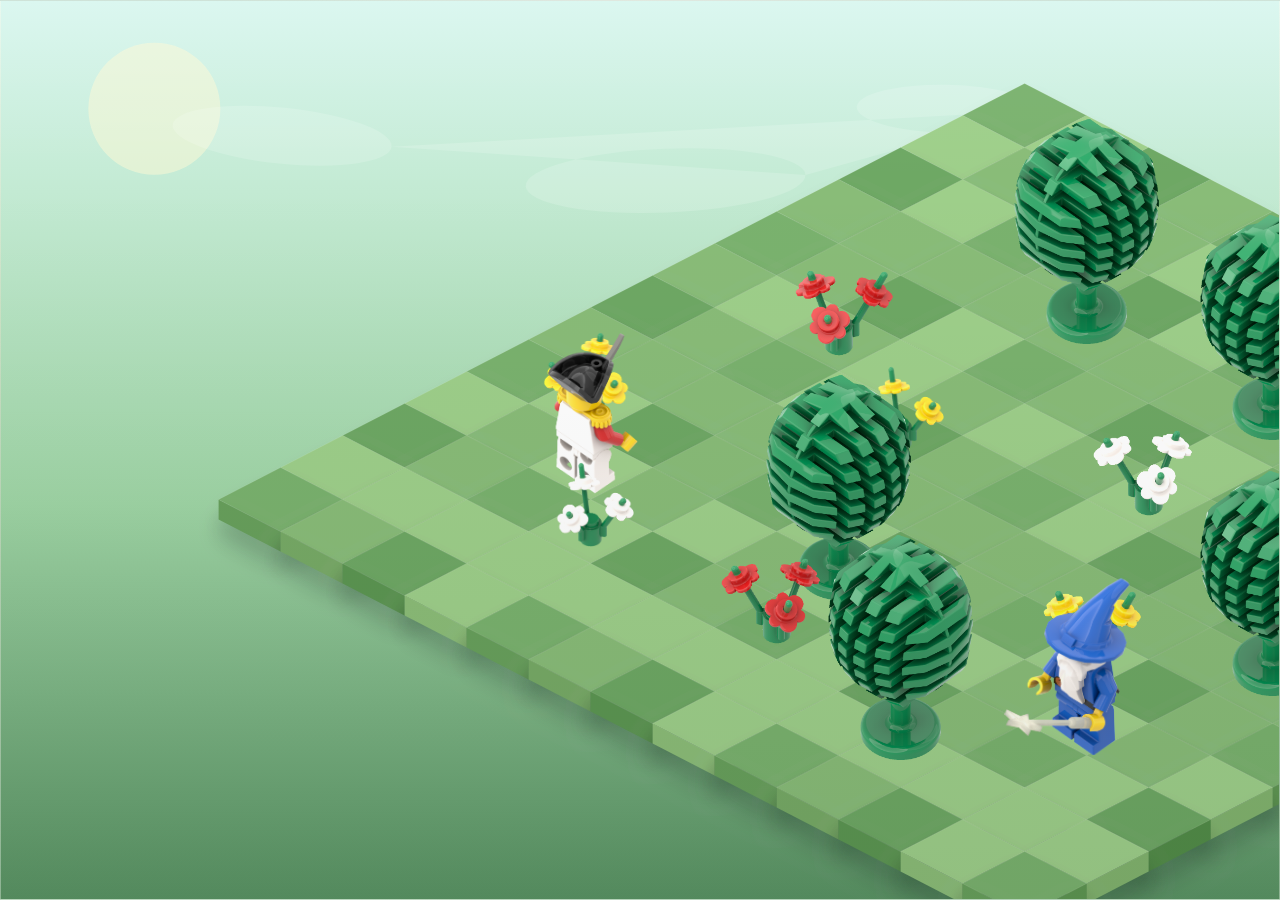
<file: index.html>
<!DOCTYPE html>
<html lang="en">
<head>
  <meta charset="UTF-8">
  <meta name="viewport" content="width=device-width, initial-scale=1.0">
  <title>Weliwel & Majisto Isometric Walk</title>
  <style>
    :root {
      color-scheme: dark;
      --bg-top: #dff6ea;
      --bg-bottom: #8bb890;
      --canvas-edge: rgba(255, 255, 255, 0.12);
      --page-font: "Trebuchet MS", "Aptos", "Segoe UI", sans-serif;
    }

    * {
      box-sizing: border-box;
    }

    html,
    body {
      margin: 0;
      min-height: 100%;
      font-family: var(--page-font);
      background:
        radial-gradient(circle at top, rgba(250, 255, 245, 0.88), rgba(255, 255, 255, 0) 38%),
        linear-gradient(180deg, var(--bg-top) 0%, #bedbb4 34%, var(--bg-bottom) 100%);
      overflow: hidden;
    }

    body {
      overscroll-behavior: none;
    }

    .app-shell {
      width: 100vw;
      height: 100vh;
      height: 100dvh;
      opacity: 0;
      transform: translateY(12px);
      animation: settle 560ms ease forwards;
    }

    .scene-shell {
      position: relative;
      width: 100%;
      height: 100%;
      overflow: hidden;
      isolation: isolate;
      touch-action: none;
      user-select: none;
      -webkit-user-select: none;
      background:
        radial-gradient(circle at 20% 20%, rgba(255, 255, 255, 0.18), rgba(255, 255, 255, 0) 30%),
        linear-gradient(180deg, rgba(244, 252, 244, 0.3), rgba(29, 59, 42, 0.12));
      border: 1px solid var(--canvas-edge);
    }

    .scene-shell::after {
      content: "";
      position: absolute;
      inset: 0;
      pointer-events: none;
      background: linear-gradient(180deg, rgba(255, 255, 255, 0.06), rgba(255, 255, 255, 0) 20%, rgba(5, 13, 9, 0.08) 100%);
    }

    #scene {
      width: 100%;
      height: 100%;
      display: block;
    }

    .touch-overlay {
      position: absolute;
      inset: 0;
      pointer-events: none;
    }

    .touch-corner,
    .touch-center {
      position: absolute;
      border-radius: 999px;
      opacity: 0;
      transition: opacity 120ms ease, transform 120ms ease, box-shadow 120ms ease;
    }

    .touch-corner {
      width: min(28vw, 28vh);
      height: min(28vw, 28vh);
      background: radial-gradient(circle at center, rgba(255, 255, 255, 0.16), rgba(255, 255, 255, 0.05) 50%, rgba(255, 255, 255, 0) 72%);
    }

    .touch-corner.top-left {
      top: max(16px, env(safe-area-inset-top));
      left: max(16px, env(safe-area-inset-left));
    }

    .touch-corner.top-right {
      top: max(16px, env(safe-area-inset-top));
      right: max(16px, env(safe-area-inset-right));
    }

    .touch-corner.bottom-right {
      right: max(16px, env(safe-area-inset-right));
      bottom: max(16px, env(safe-area-inset-bottom));
    }

    .touch-corner.bottom-left {
      bottom: max(16px, env(safe-area-inset-bottom));
      left: max(16px, env(safe-area-inset-left));
    }

    .touch-center {
      top: 50%;
      left: 50%;
      width: min(30vw, 30vh);
      height: min(30vw, 30vh);
      transform: translate(-50%, -50%);
      border: 1px solid rgba(255, 255, 255, 0.18);
      background: radial-gradient(circle at center, rgba(255, 255, 255, 0.12), rgba(255, 255, 255, 0.04) 56%, rgba(255, 255, 255, 0) 72%);
    }

    @media (pointer: coarse) {
      .touch-corner,
      .touch-center {
        opacity: 0.16;
      }
    }

    .scene-shell.is-zone-top-left .touch-corner.top-left,
    .scene-shell.is-zone-top-right .touch-corner.top-right,
    .scene-shell.is-zone-bottom-right .touch-corner.bottom-right,
    .scene-shell.is-zone-bottom-left .touch-corner.bottom-left,
    .scene-shell.is-zone-center .touch-center {
      opacity: 0.36;
      box-shadow: inset 0 0 0 1px rgba(255, 255, 255, 0.16);
    }

    .scene-shell.is-zone-center .touch-center {
      transform: translate(-50%, -50%) scale(1.04);
    }

    @media (max-width: 640px) {
      .touch-corner {
        width: min(36vw, 36vh);
        height: min(36vw, 36vh);
      }

      .touch-center {
        width: min(38vw, 38vh);
        height: min(38vw, 38vh);
      }
    }

    @keyframes settle {
      to {
        opacity: 1;
        transform: translateY(0);
      }
    }
  </style>
</head>
<body>
  <main class="app-shell">
    <section class="scene-shell" id="sceneShell">
      <canvas
        id="scene"
        aria-label="Isometric Weliwel and Majisto walking scene. Use arrow keys, or tap the top-left, top-right, bottom-right, and bottom-left corners to move Weliwel. Tap the middle to trigger Weliwel's idle animation."
      ></canvas>
      <div class="touch-overlay" aria-hidden="true">
        <div class="touch-corner top-left"></div>
        <div class="touch-corner top-right"></div>
        <div class="touch-corner bottom-right"></div>
        <div class="touch-corner bottom-left"></div>
        <div class="touch-center"></div>
      </div>
    </section>
  </main>
  <script>
    (() => {
      const sceneShell = document.getElementById("sceneShell");
      const canvas = document.getElementById("scene");
      const ctx = canvas.getContext("2d");

      const scene = {
        width: 0,
        height: 0,
        dpr: window.devicePixelRatio || 1,
      };

      const grid = {
        width: 13,
        height: 13,
        tileWidth: 124,
        tileHeight: 64,
        tileDepth: 20,
      };

      const directions = {
        ArrowUp: { dx: 0, dy: -1, sprite: "ur", label: "Upper-right" },
        ArrowRight: { dx: 1, dy: 0, sprite: "lr", label: "Lower-right" },
        ArrowDown: { dx: 0, dy: 1, sprite: "ll", label: "Lower-left" },
        ArrowLeft: { dx: -1, dy: 0, sprite: "ul", label: "Upper-left" },
      };

      const idleSequence = ["Idle_1", "Idle_2", "Idle_3"];
      const idleCycleSequence = ["Idle_1", "Idle_2", "Idle_3", "Idle_2"];
      const walkingSequence = [
        "Idle_1",
        "Walking_1",
        "Walking_2",
        "Walking_3",
        "Idle_1",
        "Walking_4",
        "Walking_5",
        "Walking_6",
      ];

      const directionOrder = ["ArrowUp", "ArrowRight", "ArrowDown", "ArrowLeft"];
      const pressedControls = new Map();
      const pressedAt = new Map();
      const touchSource = "touch";
      const touchZoneClassNames = ["is-zone-top-left", "is-zone-top-right", "is-zone-bottom-right", "is-zone-bottom-left", "is-zone-center"];
      const touchZoneToDirectionKey = {
        "top-left": "ArrowLeft",
        "top-right": "ArrowUp",
        "bottom-right": "ArrowRight",
        "bottom-left": "ArrowDown",
      };
      const touchLayout = {
        cornerWidthRatio: 0.28,
        cornerHeightRatio: 0.28,
        centerRadiusRatio: 0.18,
        tapSlop: 18,
      };
      const activeTouchGesture = {
        pointerId: null,
        zone: null,
        key: null,
        mode: null,
        startX: 0,
        startY: 0,
      };

      const assets = {
        player: {},
        majisto: {},
        tree: {},
        flowers: {},
      };

      const debug = {
        showMarkers: false,
      };

      const trimConfig = {
        alphaThreshold: 1,
        paddingX: 20,
        paddingTop: 24,
        paddingBottom: 32,
        extraPaddingByType: {
          player: { x: 16, top: 28, bottom: 24 },
          tree: { x: 8, top: 6, bottom: 14 },
          flower: { x: 14, top: 12, bottom: 52 },
        },
        pivotYFactorByType: {
          player: 0.88,
          tree: 0.84,
          flower: 0.93,
        },
        pivotXFactorByType: {
          player: 0.5,
          tree: 0.5,
          flower: 0.5,
        },
        renderOffsetYByType: {
          player: 0,
          tree: 30,
          flower: 0,
        },
        matteAlphaCutoffByType: {
          default: 170,
          flower: 18,
        },
        matteRgbCutoff: 30,
      };

      const fallbackBounds = {
        player: { x: 220, y: 80, width: 640, height: 770, typeName: "player" },
        tree: { x: 190, y: 50, width: 700, height: 910, typeName: "tree" },
        flower: { x: 250, y: 250, width: 580, height: 520, typeName: "flower" },
      };

      const flowerSourceByDirection = {
        ur: { x: 370, y: 350, width: 381, height: 411 },
        ul: { x: 253, y: 438, width: 361, height: 371 },
        lr: { x: 466, y: 490, width: 361, height: 319 },
        ll: { x: 337, y: 552, width: 365, height: 319 },
      };

      const flowerPivotByDirection = {
        ur: { x: 539.39, y: 719.78 },
        ul: { x: 451.54, y: 781.97 },
        lr: { x: 627.52, y: 781.88 },
        ll: { x: 539.8, y: 844.04 },
      };

      const playerSourceByDirection = {
        ur: { x: 300, y: 0, width: 561, height: 816 },
        ul: { x: 35, y: 110, width: 745, height: 706 },
        lr: { x: 300, y: 150, width: 745, height: 725 },
        ll: { x: 219, y: 150, width: 561, height: 763 },
      };

      const playerPivotByDirection = {
        // Manual midpoint between both feet per direction (from idle reference poses).
        ur: { x: 605.56, y: 700.53 },
        ul: { x: 472.49, y: 700.51 },
        lr: { x: 563.4, y: 765.1 },
        ll: { x: 526.65, y: 773.58 },
      };

      const playerReferenceHeightByDirection = {
        ur: 792,
        ul: 663,
        lr: 686,
        ll: 724,
      };

      const majistoSourceByDirection = {
        // Union bounds across Majisto Idle_1/Idle_2/Idle_3 per direction (prevents idle frame clipping).
        ur: { x: 275, y: 0, width: 635, height: 788 },
        ul: { x: 13, y: 69, width: 792, height: 719 },
        lr: { x: 275, y: 109, width: 792, height: 741 },
        ll: { x: 170, y: 109, width: 635, height: 741 },
      };

      const majistoPivotByDirection = {
        // Manual center between both feet per direction (from Majisto idle reference poses).
        ur: { x: 640.1, y: 696.7 },
        ul: { x: 472.0, y: 697.0 },
        lr: { x: 557.5, y: 756.6 },
        ll: { x: 508.5, y: 766.1 },
      };

      const majistoReferenceHeightByDirection = {
        ur: 788,
        ul: 719,
        lr: 741,
        ll: 741,
      };

      const characterRenderProfiles = {
        player: {
          sourceByDirection: playerSourceByDirection,
          pivotByDirection: playerPivotByDirection,
          referenceHeightByDirection: playerReferenceHeightByDirection,
        },
        majisto: {
          sourceByDirection: majistoSourceByDirection,
          pivotByDirection: majistoPivotByDirection,
          referenceHeightByDirection: majistoReferenceHeightByDirection,
        },
      };

      const camera = {
        x: 0,
        y: 0,
      };

      const worldObjects = [
        { kind: "tree", label: "Mint tree", x: 3, y: 2, direction: "ur", solid: true, scale: 1.28, shadow: 0.92 },
        { kind: "tree", label: "Mint tree", x: 6, y: 2, direction: "ul", solid: true, scale: 1.28, shadow: 0.92 },
        { kind: "tree", label: "Mint tree", x: 9, y: 3, direction: "ll", solid: true, scale: 1.28, shadow: 0.92 },
        { kind: "tree", label: "Mint tree", x: 10, y: 6, direction: "lr", solid: true, scale: 1.28, shadow: 0.92 },
        { kind: "tree", label: "Mint tree", x: 5, y: 8, direction: "ur", solid: true, scale: 1.28, shadow: 0.92 },
        { kind: "tree", label: "Mint tree", x: 8, y: 10, direction: "ul", solid: true, scale: 1.28, shadow: 0.92 },
        { kind: "flower", flower: "redflower", label: "Red flowers", x: 2, y: 5, direction: "lr", solid: true, scale: 0.86, shadow: 0.56 },
        { kind: "flower", flower: "yellowflower", label: "Yellow flowers", x: 4, y: 6, direction: "ur", solid: true, scale: 0.86, shadow: 0.56 },
        { kind: "flower", flower: "whiteflower", label: "White flowers", x: 7, y: 5, direction: "ll", solid: true, scale: 0.86, shadow: 0.56 },
        { kind: "flower", flower: "redflower", label: "Red flowers", x: 11, y: 4, direction: "ul", solid: true, scale: 0.86, shadow: 0.56 },
        { kind: "flower", flower: "yellowflower", label: "Yellow flowers", x: 9, y: 8, direction: "lr", solid: true, scale: 0.86, shadow: 0.56 },
        { kind: "flower", flower: "whiteflower", label: "White flowers", x: 3, y: 10, direction: "ur", solid: true, scale: 0.86, shadow: 0.56 },
        { kind: "flower", flower: "redflower", label: "Red flowers", x: 6, y: 10, direction: "ll", solid: true, scale: 0.86, shadow: 0.56 },
        { kind: "flower", flower: "yellowflower", label: "Yellow flowers", x: 1, y: 8, direction: "ul", solid: true, scale: 0.86, shadow: 0.56 },
      ];

      const occupancy = new Map(worldObjects.map((object) => [tileKey(object.x, object.y), object]));

      const terrainPalette = ["#7ab26e", "#89bc78", "#6ea864", "#9ecf8a"];
      const tileTone = Array.from({ length: grid.height }, (_, y) =>
        Array.from({ length: grid.width }, (_, x) => terrainPalette[Math.abs(hashTile(x, y)) % terrainPalette.length])
      );

      function createCharacterState(x, y, direction) {
        return {
          x,
          y,
          renderX: x,
          renderY: y,
          fromX: x,
          fromY: y,
          toX: x,
          toY: y,
          moving: false,
          moveStartedAt: 0,
          moveDuration: 200,
          direction,
          animation: "idle",
          frameIndex: 0,
          frameTimer: 0,
          idleFrame: "Idle_1",
          idleCycleActive: false,
          idleCycleIndex: 0,
          idleCycleRunId: 0,
          nextIdleCycleAt: Number.POSITIVE_INFINITY,
          blockedUntil: 0,
        };
      }

      const player = createCharacterState(2, 9, "ur");
      const majisto = {
        ...createCharacterState(10, 9, "ll"),
        aiDirectionKey: null,
        aiDecisionAt: 0,
        aiWalkUntil: 0,
        lastRespondedPlayerIdleRunId: 0,
      };

      let isLoaded = false;
      let pendingIdleCycle = false;
      let previousFrameTime = 0;

      function hashTile(x, y) {
        return (x * 92837111) ^ (y * 689287499) ^ (x * y * 97);
      }

      function tileKey(x, y) {
        return `${x},${y}`;
      }

      function easeInOutSine(value) {
        return -(Math.cos(Math.PI * value) - 1) / 2;
      }

      function clamp(value, min, max) {
        return Math.max(min, Math.min(max, value));
      }

      function randomBetween(min, max) {
        return min + Math.random() * (max - min);
      }

      function scheduleNextIdleCycle(character, now) {
        const wait = 9000 + Math.random() * 21000;
        character.nextIdleCycleAt = now + wait;
      }

      function pickRandomDirection(excludedDirectionKey = null) {
        const pool = excludedDirectionKey
          ? directionOrder.filter((key) => key !== excludedDirectionKey)
          : [...directionOrder];
        return pool[Math.floor(Math.random() * pool.length)];
      }

      function startCharacterIdleCycle(character, now) {
        if (character.animation !== "idle") {
          setCharacterAnimation(character, "idle", now);
        }
        character.idleCycleActive = true;
        character.idleCycleIndex = 0;
        character.frameTimer = 0;
        character.idleFrame = idleCycleSequence[0];
        character.idleCycleRunId += 1;
      }

      function areCharactersAdjacent(left, right) {
        return Math.abs(left.x - right.x) + Math.abs(left.y - right.y) === 1;
      }

      function getDirectionKeyToward(from, to) {
        const deltaX = to.x - from.x;
        const deltaY = to.y - from.y;
        return directionOrder.find((directionKey) => {
          const direction = directions[directionKey];
          return direction.dx === deltaX && direction.dy === deltaY;
        }) || null;
      }

      function toggleMarkerVisibility() {
        debug.showMarkers = !debug.showMarkers;
        render();
      }

      function triggerIdleCycle(now) {
        if (player.moving) {
          pendingIdleCycle = true;
          return false;
        }
        pendingIdleCycle = false;
        setAnimation("idle", now);
        startCharacterIdleCycle(player, now);
        return true;
      }

      function resizeCanvas() {
        const bounds = canvas.getBoundingClientRect();
        scene.width = bounds.width;
        scene.height = bounds.height;
        scene.dpr = window.devicePixelRatio || 1;
        canvas.width = Math.round(bounds.width * scene.dpr);
        canvas.height = Math.round(bounds.height * scene.dpr);
        ctx.setTransform(scene.dpr, 0, 0, scene.dpr, 0, 0);
        ctx.imageSmoothingEnabled = true;
      }

      function activateControl(key, source) {
        const sources = pressedControls.get(key) || new Set();
        sources.add(source);
        pressedControls.set(key, sources);
        pressedAt.set(key, performance.now());
      }

      function deactivateControl(key, source) {
        const sources = pressedControls.get(key);
        if (!sources) {
          return;
        }
        sources.delete(source);
        if (!sources.size) {
          pressedControls.delete(key);
        }
      }

      function isPressed(key) {
        return pressedControls.has(key);
      }

      function getActiveDirectionKey() {
        let bestKey = null;
        let bestTime = -Infinity;
        for (const key of directionOrder) {
          if (isPressed(key) && (pressedAt.get(key) || 0) >= bestTime) {
            bestKey = key;
            bestTime = pressedAt.get(key) || 0;
          }
        }
        return bestKey;
      }

      function setActiveTouchZone(zone) {
        sceneShell.classList.remove(...touchZoneClassNames);
        if (zone) {
          sceneShell.classList.add(`is-zone-${zone}`);
        }
      }

      function clearTouchGesture(releaseControl = true) {
        if (releaseControl && activeTouchGesture.key) {
          deactivateControl(activeTouchGesture.key, touchSource);
        }
        activeTouchGesture.pointerId = null;
        activeTouchGesture.zone = null;
        activeTouchGesture.key = null;
        activeTouchGesture.mode = null;
        activeTouchGesture.startX = 0;
        activeTouchGesture.startY = 0;
        setActiveTouchZone(null);
      }

      function getTouchZone(clientX, clientY) {
        const bounds = sceneShell.getBoundingClientRect();
        const localX = clientX - bounds.left;
        const localY = clientY - bounds.top;
        if (localX < 0 || localY < 0 || localX > bounds.width || localY > bounds.height) {
          return null;
        }

        const cornerWidth = bounds.width * touchLayout.cornerWidthRatio;
        const cornerHeight = bounds.height * touchLayout.cornerHeightRatio;
        const centerDistance = Math.hypot(localX - bounds.width * 0.5, localY - bounds.height * 0.5);
        if (centerDistance <= Math.min(bounds.width, bounds.height) * touchLayout.centerRadiusRatio) {
          return "center";
        }
        if (localX <= cornerWidth && localY <= cornerHeight) {
          return "top-left";
        }
        if (localX >= bounds.width - cornerWidth && localY <= cornerHeight) {
          return "top-right";
        }
        if (localX >= bounds.width - cornerWidth && localY >= bounds.height - cornerHeight) {
          return "bottom-right";
        }
        if (localX <= cornerWidth && localY >= bounds.height - cornerHeight) {
          return "bottom-left";
        }
        return null;
      }

      function startTouchMove(directionKey, now) {
        activateControl(directionKey, touchSource);
        if (!player.moving) {
          tryStartMove(directionKey, now);
        }
      }

      function projectMap(gridX, gridY) {
        const mapX = (gridX - gridY) * grid.tileWidth * 0.5;
        const mapY = (gridX + gridY) * grid.tileHeight * 0.5;
        return { x: mapX, y: mapY };
      }

      function screenProject(gridX, gridY) {
        const position = projectMap(gridX, gridY);
        return {
          x: position.x + scene.width * 0.5 + camera.x,
          y: position.y + scene.height * 0.28 + camera.y,
        };
      }

      function worldSortValue(entity) {
        const characterDepthBias = entity.kind === "player" || entity.kind === "majisto" ? 0.06 : 0.02;
        return entity.y + entity.x + characterDepthBias;
      }

      function makeManifest() {
        const manifest = [];
        const directionsList = ["ur", "ul", "lr", "ll"];
        const playerFrames = Array.from(new Set([...idleSequence, ...walkingSequence]));
        const characters = [
          { kind: "player", prefix: "Weliwel" },
          { kind: "majisto", prefix: "Majisto" },
        ];

        for (const direction of directionsList) {
          for (const character of characters) {
            for (const frame of playerFrames) {
              manifest.push({
                kind: character.kind,
                direction,
                frame,
                type: "player",
                src: `Weliwel_Sprites/${character.prefix}_${frame}_${direction}.png`,
              });
            }
          }

          manifest.push({
            kind: "tree",
            direction,
            type: "tree",
            src: `Weliwel_Sprites/tree_${direction}.png`,
          });

          for (const flower of ["redflower", "whiteflower", "yellowflower"]) {
            manifest.push({
              kind: "flower",
              flower,
              direction,
              type: "flower",
              src: `Weliwel_Sprites/${flower}_${direction}.png`,
            });
          }
        }

        return manifest;
      }

      function isMatteCandidate(alpha, r, g, b, typeName = "default") {
        const alphaCutoff = trimConfig.matteAlphaCutoffByType[typeName] ?? trimConfig.matteAlphaCutoffByType.default;
        return (
          alpha < alphaCutoff &&
          r <= trimConfig.matteRgbCutoff &&
          g <= trimConfig.matteRgbCutoff &&
          b <= trimConfig.matteRgbCutoff
        );
      }

      function computeSpriteMetrics(image, fallback) {
        try {
          const typeName = fallback.typeName || "default";
          const probe = document.createElement("canvas");
          probe.width = image.naturalWidth;
          probe.height = image.naturalHeight;
          const probeCtx = probe.getContext("2d", { willReadFrequently: true });
          probeCtx.drawImage(image, 0, 0);
          const pixels = probeCtx.getImageData(0, 0, probe.width, probe.height).data;
          let minX = probe.width;
          let minY = probe.height;
          let maxX = 0;
          let maxY = 0;
          let found = false;

          for (let y = 0; y < probe.height; y += 1) {
            for (let x = 0; x < probe.width; x += 1) {
              const index = (y * probe.width + x) * 4;
              const r = pixels[index];
              const g = pixels[index + 1];
              const b = pixels[index + 2];
              const alpha = pixels[index + 3];
              const isRenderable = alpha >= trimConfig.alphaThreshold && !isMatteCandidate(alpha, r, g, b, typeName);
              if (isRenderable) {
                found = true;
                if (x < minX) minX = x;
                if (y < minY) minY = y;
                if (x > maxX) maxX = x;
                if (y > maxY) maxY = y;
              }
            }
          }

          if (!found) {
            return {
              bounds: fallback,
              pivot: {
                x: fallback.x + fallback.width * 0.5,
                y: fallback.y + fallback.height,
              },
              referenceHeight: fallback.height,
            };
          }

          const rawMinY = minY;
          const rawMinX = minX;
          const rawMaxX = maxX;
          const rawMaxY = maxY;
          const rawBounds = {
            x: rawMinX,
            y: rawMinY,
            width: rawMaxX - rawMinX + 1,
            height: rawMaxY - rawMinY + 1,
          };

          const extra = trimConfig.extraPaddingByType[typeName] || { x: 0, top: 0, bottom: 0 };
          minX = Math.max(0, minX - trimConfig.paddingX - extra.x);
          minY = Math.max(0, minY - trimConfig.paddingTop - extra.top);
          maxX = Math.min(probe.width - 1, maxX + trimConfig.paddingX + extra.x);
          maxY = Math.min(probe.height - 1, maxY + trimConfig.paddingBottom + extra.bottom);

          const bounds = {
            x: minX,
            y: minY,
            width: maxX - minX + 1,
            height: maxY - minY + 1,
          };

          let pivotX = bounds.x + bounds.width * (trimConfig.pivotXFactorByType[typeName] ?? 0.5);
          let pivotY = bounds.y + bounds.height * (trimConfig.pivotYFactorByType[typeName] ?? 0.9);
          let referenceHeight = bounds.height;

          if (typeName === "flower") {
            // Guarantee full flower rendering: use the entire source image as draw bounds.
            bounds.x = 0;
            bounds.y = 0;
            bounds.width = probe.width;
            bounds.height = probe.height;
            referenceHeight = rawBounds.height;

            // Anchor flowers from the lowest visible base pixels.
            const searchStartY = Math.max(rawMinY, rawMaxY - 20);
            let sumX = 0;
            let sumY = 0;
            let count = 0;
            for (let y = searchStartY; y <= rawMaxY; y += 1) {
              for (let x = rawMinX; x <= rawMaxX; x += 1) {
                const index = (y * probe.width + x) * 4;
                const r = pixels[index];
                const g = pixels[index + 1];
                const b = pixels[index + 2];
                const alpha = pixels[index + 3];
                const isRenderable = alpha >= trimConfig.alphaThreshold && !isMatteCandidate(alpha, r, g, b, typeName);
                const isBasePixel = isRenderable && (g >= r + 6 || alpha >= 42);
                if (isBasePixel) {
                  sumX += x;
                  sumY += y;
                  count += 1;
                }
              }
            }

            if (count > 8) {
              pivotX = sumX / count;
              pivotY = sumY / count;
            } else {
              pivotX = rawBounds.x + rawBounds.width * 0.5;
              pivotY = rawBounds.y + rawBounds.height;
            }
          }

          return {
            bounds,
            pivot: {
              x: pivotX,
              y: pivotY,
            },
            referenceHeight,
          };
        } catch (error) {
          return {
            bounds: fallback,
            pivot: {
              x: fallback.x + fallback.width * 0.5,
              y: fallback.y + fallback.height,
            },
            referenceHeight: fallback.height,
          };
        }
      }

      function loadSprite(entry) {
        return new Promise((resolve, reject) => {
          const image = new Image();
          image.onload = () => {
            const fallback = fallbackBounds[entry.type];
            let metrics = computeSpriteMetrics(image, fallback);

            if (entry.kind === "player" || entry.kind === "majisto") {
              const profile = characterRenderProfiles[entry.kind];
              const source = profile?.sourceByDirection?.[entry.direction];
              const pivot = profile?.pivotByDirection?.[entry.direction];
              const referenceHeight = profile?.referenceHeightByDirection?.[entry.direction];
              if (source && pivot && referenceHeight) {
                metrics = {
                  bounds: source,
                  pivot,
                  referenceHeight,
                };
              }
            }

            if (entry.kind === "flower") {
              const source = flowerSourceByDirection[entry.direction];
              const pivot = flowerPivotByDirection[entry.direction];
              if (source && pivot) {
                metrics = {
                  bounds: source,
                  pivot,
                  referenceHeight: source.height,
                };
              }
            }
            resolve({
              ...entry,
              image,
              bounds: metrics.bounds,
              pivot: metrics.pivot,
              referenceHeight: metrics.referenceHeight,
            });
          };
          image.onerror = () => reject(new Error(`Could not load ${entry.src}`));
          image.src = entry.src;
        });
      }

      async function preloadAssets() {
        const manifest = makeManifest();
        const loaded = await Promise.all(manifest.map(loadSprite));

        for (const sprite of loaded) {
          if (sprite.kind === "player" || sprite.kind === "majisto") {
            assets[sprite.kind][sprite.direction] ||= {};
            assets[sprite.kind][sprite.direction][sprite.frame] = sprite;
            continue;
          }

          if (sprite.kind === "tree") {
            assets.tree[sprite.direction] = sprite;
            continue;
          }

          assets.flowers[sprite.flower] ||= {};
          assets.flowers[sprite.flower][sprite.direction] = sprite;
        }
      }

      function getCurrentCharacterFrame(character) {
        if (character.animation === "walking") {
          return walkingSequence[character.frameIndex % walkingSequence.length];
        }
        return character.idleFrame;
      }

      function getCurrentPlayerFrame() {
        return getCurrentCharacterFrame(player);
      }

      function getCurrentMajistoFrame() {
        return getCurrentCharacterFrame(majisto);
      }

      function setCharacterAnimation(character, animation, now) {
        if (character.animation === animation) {
          return;
        }
        character.animation = animation;
        character.frameIndex = 0;
        character.frameTimer = 0;
        if (animation === "walking") {
          character.idleFrame = "Idle_1";
          character.idleCycleActive = false;
          return;
        }
        character.idleFrame = "Idle_1";
        character.idleCycleActive = false;
        character.idleCycleIndex = 0;
        scheduleNextIdleCycle(character, now ?? performance.now());
      }

      function setAnimation(animation, now) {
        setCharacterAnimation(player, animation, now);
      }

      function setMajistoAnimation(animation, now) {
        setCharacterAnimation(majisto, animation, now);
      }

      function stepCharacterAnimation(character, deltaMs, now) {
        if (character.animation === "walking") {
          const duration = 86;
          character.frameTimer += deltaMs;

          while (character.frameTimer >= duration) {
            character.frameTimer -= duration;
            character.frameIndex += 1;
            if (character.frameIndex >= walkingSequence.length) {
              character.frameIndex = 0;
            }
          }
          return;
        }

        if (!character.idleCycleActive) {
          character.idleFrame = "Idle_1";
          if (now >= character.nextIdleCycleAt) {
            startCharacterIdleCycle(character, now);
          }
          return;
        }

        const duration = 230;
        character.frameTimer += deltaMs;
        while (character.frameTimer >= duration) {
          character.frameTimer -= duration;
          character.idleCycleIndex += 1;
          if (character.idleCycleIndex >= idleCycleSequence.length) {
            character.idleCycleActive = false;
            character.idleCycleIndex = 0;
            character.idleFrame = "Idle_1";
            scheduleNextIdleCycle(character, now);
            return;
          }
          character.idleFrame = idleCycleSequence[character.idleCycleIndex];
        }
      }

      function stepAnimation(deltaMs, now) {
        stepCharacterAnimation(player, deltaMs, now);
      }

      function stepMajistoAnimation(deltaMs, now) {
        stepCharacterAnimation(majisto, deltaMs, now);
      }

      function getBlockingCharacterAt(nextX, nextY, movingCharacter) {
        if (movingCharacter !== player && player.x === nextX && player.y === nextY) {
          return { state: player, label: "Weliwel" };
        }
        if (movingCharacter !== majisto && majisto.x === nextX && majisto.y === nextY) {
          return { state: majisto, label: "Majisto" };
        }
        return null;
      }

      function tryStartCharacterMove(character, directionKey, now) {
        const direction = directions[directionKey];
        if (!direction) {
          return { moved: false };
        }

        character.direction = direction.sprite;
        const nextX = character.x + direction.dx;
        const nextY = character.y + direction.dy;
        const outOfBounds = nextX < 0 || nextY < 0 || nextX >= grid.width || nextY >= grid.height;
        const targetKey = tileKey(nextX, nextY);
        const blockingObject = outOfBounds ? null : occupancy.get(targetKey);
        const blockingCharacter = outOfBounds ? null : getBlockingCharacterAt(nextX, nextY, character);

        if (outOfBounds || blockingObject || blockingCharacter) {
          return {
            moved: false,
            nextX,
            nextY,
            outOfBounds,
            blockingObject,
            blockingCharacter,
          };
        }

        character.fromX = character.renderX;
        character.fromY = character.renderY;
        character.toX = nextX;
        character.toY = nextY;
        character.x = nextX;
        character.y = nextY;
        character.moveStartedAt = now;
        character.moving = true;
        setCharacterAnimation(character, "walking", now);
        return {
          moved: true,
          nextX,
          nextY,
        };
      }

      function tryStartMove(directionKey, now) {
        const result = tryStartCharacterMove(player, directionKey, now);
        if (!result.moved) {
          player.blockedUntil = now + 520;
          setAnimation("idle", now);
          return false;
        }
        return true;
      }

      function tryStartMajistoMove(directionKey, now) {
        const result = tryStartCharacterMove(majisto, directionKey, now);
        if (!result.moved) {
          majisto.blockedUntil = now + 420;
          setMajistoAnimation("idle", now);
          return false;
        }
        return true;
      }

      function updateMovement(now) {
        const activeDirection = getActiveDirectionKey();

        if (!player.moving) {
          player.renderX = player.x;
          player.renderY = player.y;
          if (activeDirection) {
            tryStartMove(activeDirection, now);
          } else {
            if (pendingIdleCycle) {
              triggerIdleCycle(now);
              return;
            }
            setAnimation("idle", now);
            if (player.blockedUntil && now > player.blockedUntil) {
              player.blockedUntil = 0;
            }
          }
          return;
        }

        const elapsed = now - player.moveStartedAt;
        const progress = clamp(elapsed / player.moveDuration, 0, 1);
        const eased = easeInOutSine(progress);
        player.renderX = player.fromX + (player.toX - player.fromX) * eased;
        player.renderY = player.fromY + (player.toY - player.fromY) * eased;

        if (progress >= 1) {
          player.moving = false;
          player.renderX = player.toX;
          player.renderY = player.toY;

          if (!(activeDirection && tryStartMove(activeDirection, now))) {
            if (pendingIdleCycle) {
              triggerIdleCycle(now);
            } else {
              setAnimation("idle", now);
            }
          }
        }
      }

      function scheduleMajistoIdle(now, minDelay = 900, maxDelay = 2800) {
        majisto.aiDirectionKey = null;
        majisto.aiWalkUntil = 0;
        majisto.aiDecisionAt = now + randomBetween(minDelay, maxDelay);
        setMajistoAnimation("idle", now);
      }

      function scheduleMajistoWalk(now, directionKey = null) {
        majisto.aiDirectionKey = directionKey || pickRandomDirection();
        majisto.aiWalkUntil = now + randomBetween(1100, 3600);
        if (majisto.aiDecisionAt < now) {
          majisto.aiDecisionAt = now;
        }
      }

      function maybeMajistoRespondToWeliwelIdle(now) {
        if (majisto.moving || !player.idleCycleActive) {
          return false;
        }
        if (player.idleCycleRunId <= 0 || majisto.lastRespondedPlayerIdleRunId === player.idleCycleRunId) {
          return false;
        }
        if (!areCharactersAdjacent(majisto, player)) {
          return false;
        }

        const lookDirectionKey = getDirectionKeyToward(majisto, player);
        if (lookDirectionKey) {
          majisto.direction = directions[lookDirectionKey].sprite;
        }
        majisto.aiDirectionKey = null;
        majisto.aiWalkUntil = 0;
        majisto.aiDecisionAt = now + randomBetween(1400, 3400);
        majisto.lastRespondedPlayerIdleRunId = player.idleCycleRunId;
        startCharacterIdleCycle(majisto, now);
        return true;
      }

      function maybePickMajistoBehavior(now) {
        if (majisto.aiDirectionKey || now < majisto.aiDecisionAt) {
          return;
        }
        if (Math.random() < 0.45) {
          scheduleMajistoIdle(now, 1300, 5400);
          return;
        }
        scheduleMajistoWalk(now);
      }

      function attemptMajistoMove(now, maxAttempts = 3) {
        for (let attempt = 0; attempt < maxAttempts; attempt += 1) {
          if (!majisto.aiDirectionKey) {
            return false;
          }
          if (tryStartMajistoMove(majisto.aiDirectionKey, now)) {
            return true;
          }
          if (Math.random() < 0.5) {
            scheduleMajistoIdle(now, 700, 1900);
            return false;
          }
          scheduleMajistoWalk(now, pickRandomDirection(majisto.aiDirectionKey));
        }
        scheduleMajistoIdle(now, 700, 1700);
        return false;
      }

      function updateMajistoMovement(now) {
        if (!majisto.moving) {
          majisto.renderX = majisto.x;
          majisto.renderY = majisto.y;

          if (maybeMajistoRespondToWeliwelIdle(now)) {
            return;
          }

          if (majisto.aiDirectionKey && now >= majisto.aiWalkUntil) {
            if (Math.random() < 0.5) {
              scheduleMajistoIdle(now, 900, 2600);
              return;
            }
            scheduleMajistoWalk(now, pickRandomDirection(majisto.aiDirectionKey));
          }

          maybePickMajistoBehavior(now);

          if (!majisto.aiDirectionKey) {
            setMajistoAnimation("idle", now);
            return;
          }

          if (!attemptMajistoMove(now, 3)) {
            setMajistoAnimation("idle", now);
          }
          return;
        }

        const elapsed = now - majisto.moveStartedAt;
        const progress = clamp(elapsed / majisto.moveDuration, 0, 1);
        const eased = easeInOutSine(progress);
        majisto.renderX = majisto.fromX + (majisto.toX - majisto.fromX) * eased;
        majisto.renderY = majisto.fromY + (majisto.toY - majisto.fromY) * eased;

        if (progress >= 1) {
          majisto.moving = false;
          majisto.renderX = majisto.toX;
          majisto.renderY = majisto.toY;

          if (!majisto.aiDirectionKey || now >= majisto.aiWalkUntil) {
            if (Math.random() < 0.55) {
              scheduleMajistoIdle(now, 850, 2600);
              return;
            }
            scheduleMajistoWalk(now, pickRandomDirection(majisto.aiDirectionKey));
          }

          if (!attemptMajistoMove(now, 2)) {
            setMajistoAnimation("idle", now);
          }
        }
      }

      function updateCamera() {
        const anchor = projectMap(player.renderX, player.renderY);
        const targetX = -anchor.x;
        const targetY = scene.height * 0.22 - anchor.y;
        camera.x += (targetX - camera.x) * 0.12;
        camera.y += (targetY - camera.y) * 0.12;
      }

      function getMarkerRadius(entityKind) {
        if (entityKind === "player" || entityKind === "majisto") {
          return { x: 17, y: 8, alpha: 0.17 };
        }
        if (entityKind === "tree") {
          return { x: 18, y: 9, alpha: 0.14 };
        }
        return { x: 12, y: 6, alpha: 0.14 };
      }

      function drawBackground() {
        ctx.clearRect(0, 0, scene.width, scene.height);

        const sky = ctx.createLinearGradient(0, 0, 0, scene.height);
        sky.addColorStop(0, "#d9f7ef");
        sky.addColorStop(0.56, "#9fd5a5");
        sky.addColorStop(1, "#5a9464");
        ctx.fillStyle = sky;
        ctx.fillRect(0, 0, scene.width, scene.height);

        ctx.fillStyle = "rgba(255, 249, 214, 0.5)";
        ctx.beginPath();
        ctx.arc(scene.width * 0.12, scene.height * 0.12, 66, 0, Math.PI * 2);
        ctx.fill();

        ctx.fillStyle = "rgba(255, 255, 255, 0.16)";
        ctx.beginPath();
        ctx.ellipse(scene.width * 0.22, scene.height * 0.15, 110, 28, 0.1, 0, Math.PI * 2);
        ctx.ellipse(scene.width * 0.52, scene.height * 0.2, 140, 32, -0.04, 0, Math.PI * 2);
        ctx.ellipse(scene.width * 0.74, scene.height * 0.12, 90, 24, 0.02, 0, Math.PI * 2);
        ctx.fill();
      }

      function drawTile(centerX, centerY, fill) {
        const halfW = grid.tileWidth * 0.5;
        const halfH = grid.tileHeight * 0.5;
        const depth = grid.tileDepth;

        ctx.beginPath();
        ctx.moveTo(centerX, centerY - halfH);
        ctx.lineTo(centerX + halfW, centerY);
        ctx.lineTo(centerX, centerY + halfH);
        ctx.lineTo(centerX - halfW, centerY);
        ctx.closePath();
        ctx.fillStyle = fill;
        ctx.fill();

        ctx.beginPath();
        ctx.moveTo(centerX - halfW, centerY);
        ctx.lineTo(centerX, centerY + halfH);
        ctx.lineTo(centerX, centerY + halfH + depth);
        ctx.lineTo(centerX - halfW, centerY + depth);
        ctx.closePath();
        ctx.fillStyle = shade(fill, -18);
        ctx.fill();

        ctx.beginPath();
        ctx.moveTo(centerX + halfW, centerY);
        ctx.lineTo(centerX, centerY + halfH);
        ctx.lineTo(centerX, centerY + halfH + depth);
        ctx.lineTo(centerX + halfW, centerY + depth);
        ctx.closePath();
        ctx.fillStyle = shade(fill, -28);
        ctx.fill();

        ctx.strokeStyle = "rgba(255, 255, 255, 0.1)";
        ctx.lineWidth = 1;
        ctx.beginPath();
        ctx.moveTo(centerX, centerY - halfH);
        ctx.lineTo(centerX + halfW, centerY);
        ctx.lineTo(centerX, centerY + halfH);
        ctx.lineTo(centerX - halfW, centerY);
        ctx.closePath();
        ctx.stroke();
      }

      function shade(hex, amount) {
        const value = hex.replace("#", "");
        const number = Number.parseInt(value, 16);
        const r = clamp(((number >> 16) & 255) + amount, 0, 255);
        const g = clamp(((number >> 8) & 255) + amount, 0, 255);
        const b = clamp((number & 255) + amount, 0, 255);
        return `rgb(${r}, ${g}, ${b})`;
      }

      function drawGround() {
        ctx.save();
        ctx.shadowColor = "rgba(11, 25, 17, 0.22)";
        ctx.shadowBlur = 22;
        ctx.shadowOffsetY = 18;
        for (let y = 0; y < grid.height; y += 1) {
          for (let x = 0; x < grid.width; x += 1) {
            const position = screenProject(x, y);
            drawTile(position.x, position.y, tileTone[y][x]);
          }
        }
        ctx.restore();
      }

      function drawLocationMarker(anchorX, anchorY, radiusX, radiusY, alpha) {
        ctx.fillStyle = `rgba(7, 18, 13, ${alpha})`;
        ctx.beginPath();
        ctx.ellipse(anchorX, anchorY, radiusX, radiusY, 0, 0, Math.PI * 2);
        ctx.fill();
      }

      function drawSprite(sprite, anchorX, anchorY, targetHeight) {
        const source = sprite.bounds;
        const referenceHeight = sprite.referenceHeight || source.height;
        const scale = targetHeight / referenceHeight;
        const targetWidth = source.width * scale;
        const pivotX = (sprite.pivot?.x ?? source.x + source.width * 0.5) - source.x;
        const pivotY = (sprite.pivot?.y ?? source.y + source.height) - source.y;
        ctx.drawImage(
          sprite.image,
          source.x,
          source.y,
          source.width,
          source.height,
          anchorX - pivotX * scale,
          anchorY - pivotY * scale,
          targetWidth,
          targetHeight
        );
      }

      function drawEntities() {
        const entities = [
          ...worldObjects.map((object) => ({
            kind: object.kind,
            x: object.x,
            y: object.y,
            object,
          })),
          {
            kind: "player",
            x: player.renderX,
            y: player.renderY,
          },
          {
            kind: "majisto",
            x: majisto.renderX,
            y: majisto.renderY,
          },
        ].sort((left, right) => worldSortValue(left) - worldSortValue(right));

        for (const entity of entities) {
          const position = screenProject(entity.x, entity.y);
          const anchorX = position.x;
          const anchorY = position.y + grid.tileHeight * 0.18;

          if (entity.kind === "player" || entity.kind === "majisto") {
            const isWeliwel = entity.kind === "player";
            const character = isWeliwel ? player : majisto;
            const characterAssets = isWeliwel ? assets.player : assets.majisto;
            const frame = isWeliwel ? getCurrentPlayerFrame() : getCurrentMajistoFrame();
            const sprite = characterAssets[character.direction]?.[frame];
            if (!sprite) {
              continue;
            }
            if (debug.showMarkers) {
              const marker = getMarkerRadius(entity.kind);
              drawLocationMarker(anchorX, anchorY, marker.x, marker.y, marker.alpha);
            }
            drawSprite(sprite, anchorX, anchorY, 180);
            continue;
          }

          const object = entity.object;
          const sprite =
            object.kind === "tree"
              ? assets.tree[object.direction]
              : assets.flowers[object.flower]?.[object.direction];

          if (!sprite) {
            continue;
          }

          if (debug.showMarkers) {
            const marker = getMarkerRadius(object.kind);
            drawLocationMarker(anchorX, anchorY, marker.x, marker.y, marker.alpha);
          }
          const baseHeight = object.kind === "tree" ? 192 : 108;
          const renderOffsetY = trimConfig.renderOffsetYByType[object.kind] || 0;
          drawSprite(sprite, anchorX, anchorY + renderOffsetY, baseHeight * object.scale);
        }
      }

      function render() {
        drawBackground();
        ctx.save();
        drawGround();
        drawEntities();
        ctx.restore();
      }

      function loop(now) {
        const delta = previousFrameTime ? now - previousFrameTime : 16;
        previousFrameTime = now;

        if (isLoaded) {
          updateMovement(now);
          updateMajistoMovement(now);
          updateCamera();
          stepAnimation(delta, now);
          stepMajistoAnimation(delta, now);
          render();
        } else {
          render();
        }

        requestAnimationFrame(loop);
      }

      function wireKeyboard() {
        window.addEventListener("keydown", (event) => {
          if (event.code === "KeyC" && !event.repeat) {
            event.preventDefault();
            toggleMarkerVisibility();
            return;
          }

          if (event.code === "KeyI" && !event.repeat) {
            event.preventDefault();
            triggerIdleCycle(performance.now());
            return;
          }

          if (!(event.key in directions)) {
            return;
          }
          event.preventDefault();
          activateControl(event.key, "keyboard");
        });

        window.addEventListener("keyup", (event) => {
          if (!(event.key in directions)) {
            return;
          }
          event.preventDefault();
          deactivateControl(event.key, "keyboard");
        });

        window.addEventListener("blur", () => {
          directionOrder.forEach((key) => deactivateControl(key, "keyboard"));
          directionOrder.forEach((key) => deactivateControl(key, touchSource));
          clearTouchGesture(false);
        });
      }

      function wireTouchControls() {
        sceneShell.addEventListener("pointerdown", (event) => {
          if (!event.isPrimary) {
            return;
          }
          if (event.pointerType === "mouse" && event.button !== 0) {
            return;
          }
          if (activeTouchGesture.pointerId !== null) {
            return;
          }

          const zone = getTouchZone(event.clientX, event.clientY);
          if (!zone) {
            return;
          }

          event.preventDefault();
          sceneShell.setPointerCapture(event.pointerId);
          activeTouchGesture.pointerId = event.pointerId;
          activeTouchGesture.zone = zone;
          activeTouchGesture.key = touchZoneToDirectionKey[zone] || null;
          activeTouchGesture.mode = activeTouchGesture.key ? "move" : "idle";
          activeTouchGesture.startX = event.clientX;
          activeTouchGesture.startY = event.clientY;
          setActiveTouchZone(zone);

          if (activeTouchGesture.key) {
            startTouchMove(activeTouchGesture.key, performance.now());
          }
        });

        sceneShell.addEventListener("pointerup", (event) => {
          if (event.pointerId !== activeTouchGesture.pointerId) {
            return;
          }

          event.preventDefault();
          const movement = Math.hypot(event.clientX - activeTouchGesture.startX, event.clientY - activeTouchGesture.startY);
          const shouldTriggerIdle = activeTouchGesture.mode === "idle" && movement <= touchLayout.tapSlop;
          clearTouchGesture();
          if (shouldTriggerIdle) {
            triggerIdleCycle(performance.now());
          }
        });

        sceneShell.addEventListener("pointercancel", (event) => {
          if (event.pointerId !== activeTouchGesture.pointerId) {
            return;
          }

          event.preventDefault();
          clearTouchGesture();
        });

        sceneShell.addEventListener("lostpointercapture", () => {
          if (activeTouchGesture.pointerId !== null) {
            clearTouchGesture();
          }
        });
      }

      async function boot() {
        resizeCanvas();
        render();
        wireKeyboard();
        wireTouchControls();

        try {
          await preloadAssets();
          isLoaded = true;
          player.idleFrame = "Idle_1";
          majisto.idleFrame = "Idle_1";
          const now = performance.now();
          scheduleNextIdleCycle(player, now);
          scheduleNextIdleCycle(majisto, now);
          majisto.aiDecisionAt = now + randomBetween(500, 1400);
          majisto.aiDirectionKey = null;
          majisto.aiWalkUntil = 0;
        } catch (error) {
          console.error(error);
        }
      }

      window.addEventListener("resize", () => {
        resizeCanvas();
        render();
      });

      requestAnimationFrame(loop);
      boot();
    })();
  </script>
</body>
</html>
</file>
